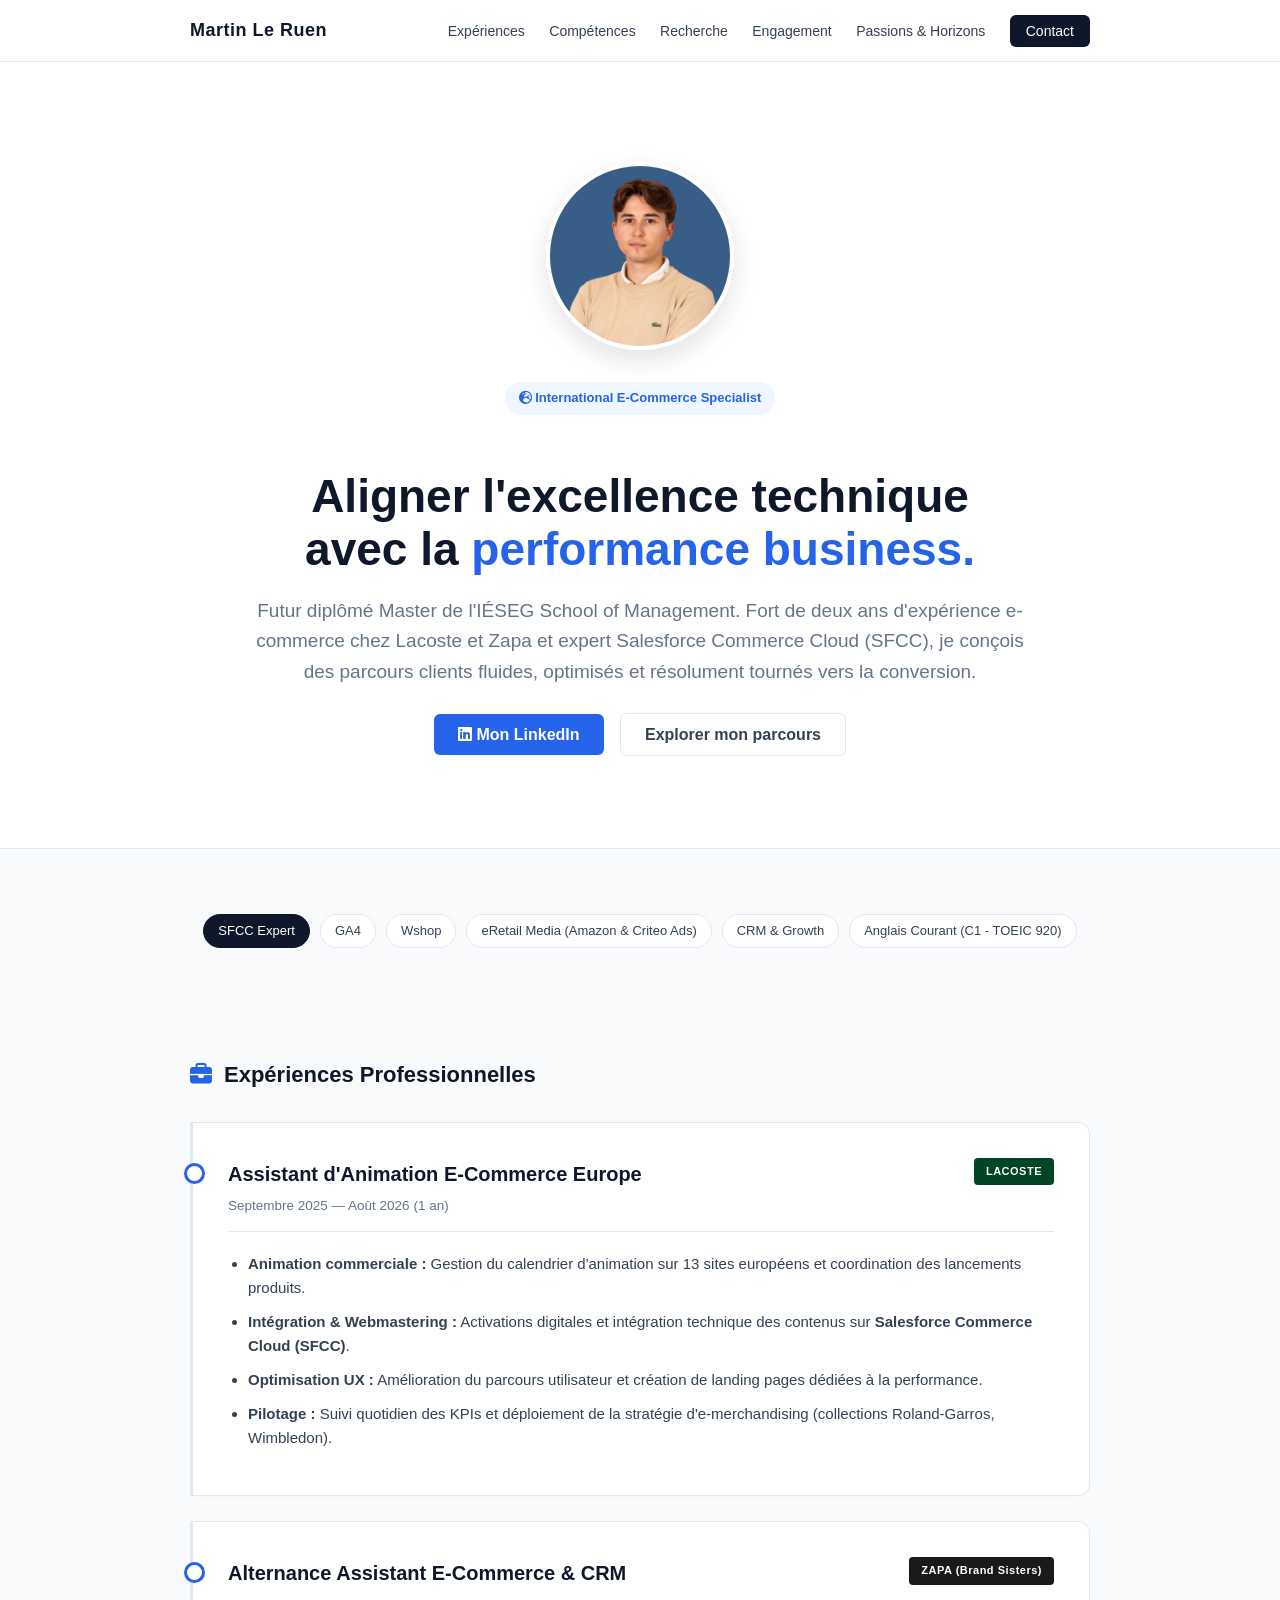
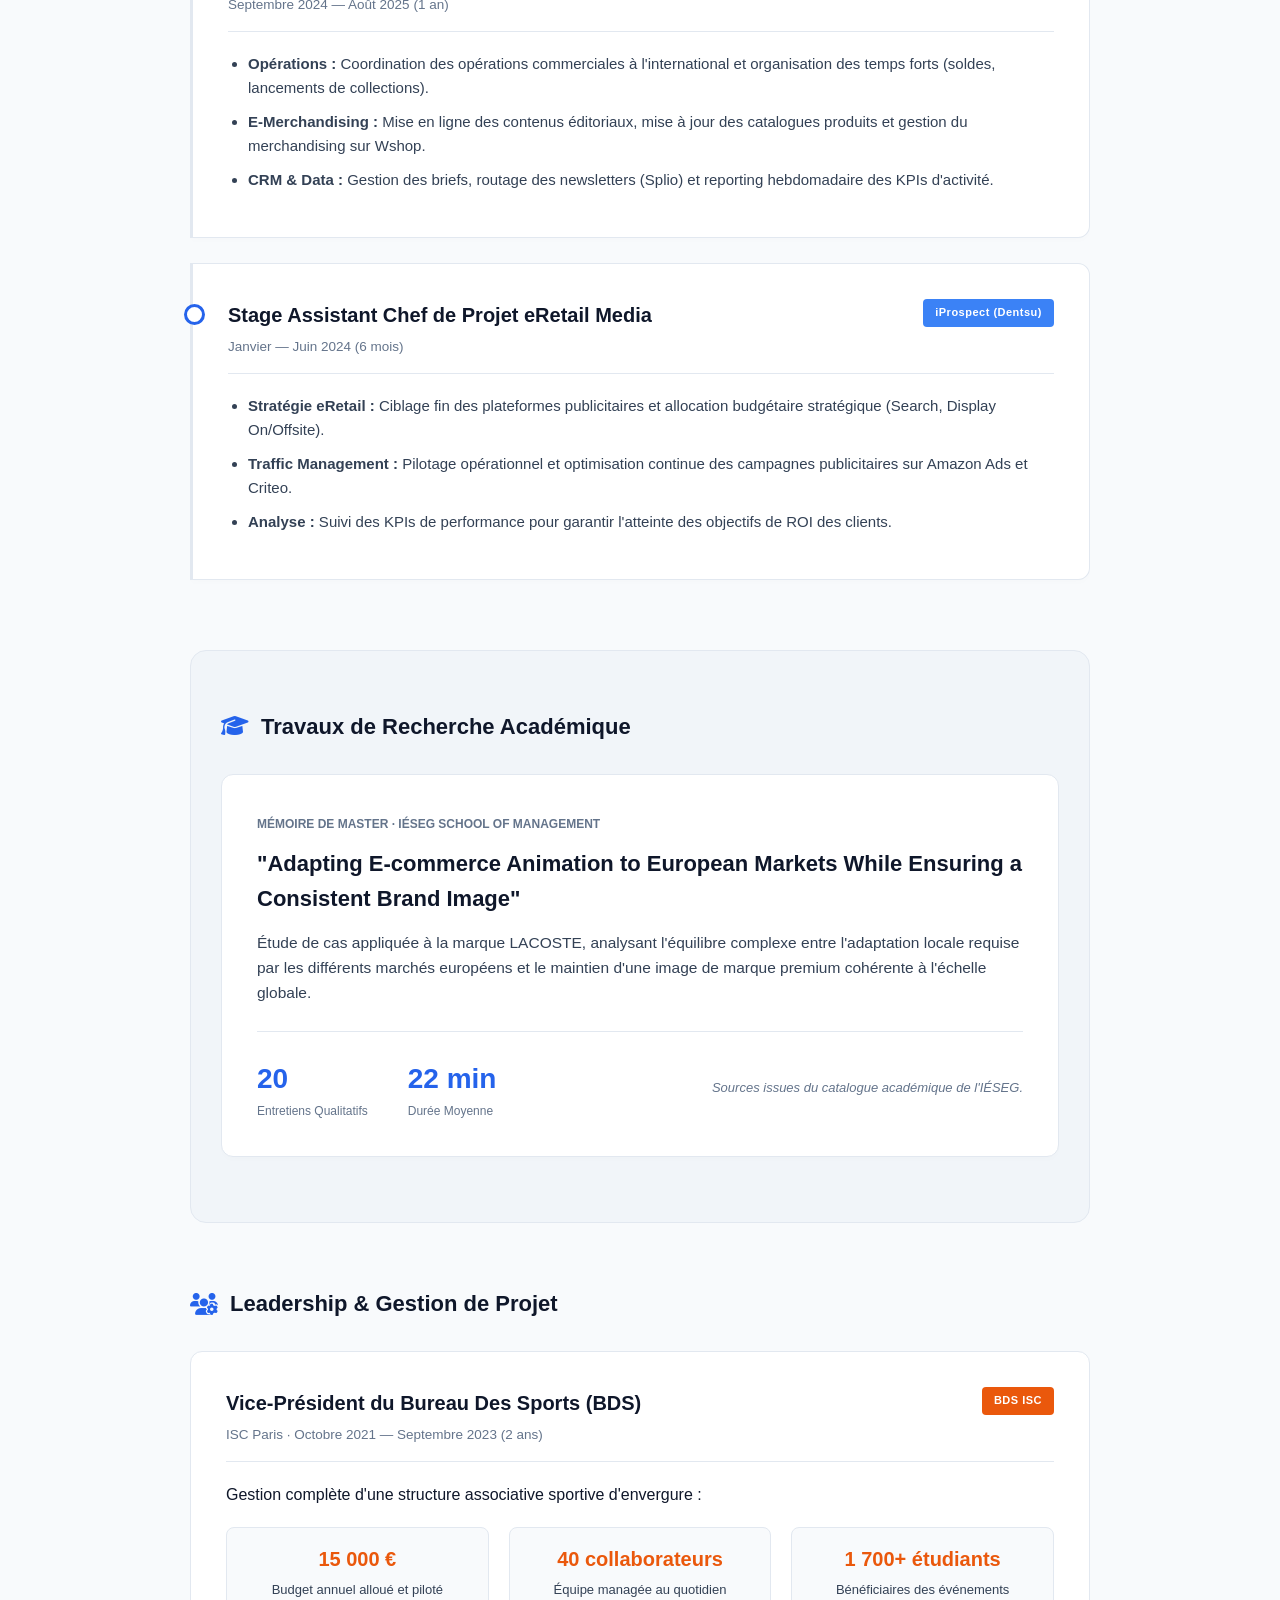
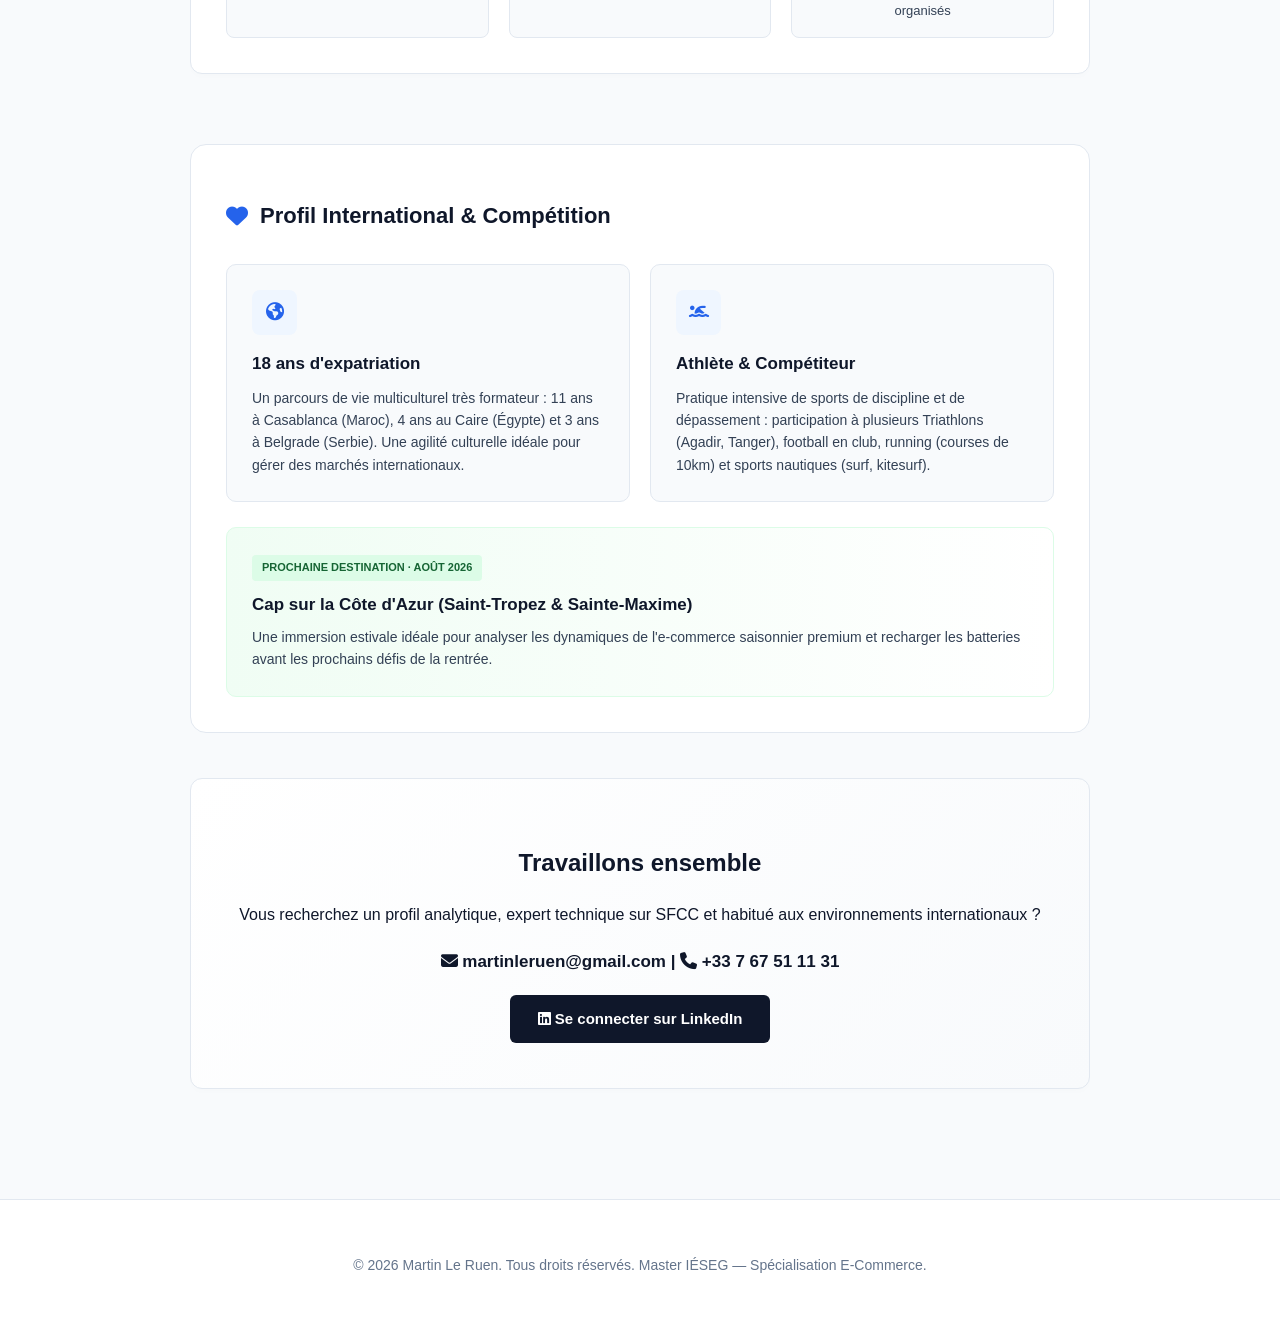
<file: index.html>
<!DOCTYPE html>
<html lang="fr">
<head>
  <meta charset="UTF-8">
  <title>Martin Le Ruen - Expert E-Commerce & Marketing Digital</title>
  <meta name="description" content="Futur diplômé de l'IÉSEG et expert SFCC avec 2 ans d'expérience e-commerce (Lacoste, Zapa).">
  <meta name="viewport" content="width=device-width, initial-scale=1.0">
  <link rel="stylesheet" href="https://cdnjs.cloudflare.com/ajax/libs/font-awesome/6.4.0/css/all.min.css">
  <link rel="stylesheet" href="style.css">
</head>
<body>

  <!-- Navigation -->
  <nav class="navbar">
    <div class="navbar-container">
      <span class="nav-brand">Martin Le Ruen</span>
      <div class="nav-links">
        <a href="#parcours">Expériences</a>
        <a href="#competences">Compétences</a>
        <a href="#recherche">Recherche</a>
        <a href="#engagement">Engagement</a>
        <a href="#passions">Passions & Horizons</a>
        <a href="#contact" class="btn-nav">Contact</a>
      </div>
    </div>
  </nav>

  <!-- Hero Section -->
  <header class="hero">
    <div class="hero-container">
      
      <!-- Bloc Photo parfaitement centré et à la bonne taille -->
      <div style="text-align: center; margin-bottom: 25px;">
        <img src="photo.jpg" alt="Martin Le Ruen" style="width: 180px; height: 180px; border-radius: 50%; object-fit: cover; border: 4px solid #FFFFFF; box-shadow: 0 10px 25px rgba(15, 23, 42, 0.12); display: inline-block;">
      </div>

      <div class="hero-badge"><i class="fas fa-globe-europe"></i> International E-Commerce Specialist</div>
      <h1>Aligner l'excellence technique<br>avec la <span class="text-blue">performance business.</span></h1>
      <p class="hero-subtitle">
        Futur diplômé Master de l'IÉSEG School of Management. Fort de deux ans d'expérience e-commerce chez Lacoste et Zapa et expert Salesforce Commerce Cloud (SFCC), je conçois des parcours clients fluides, optimisés et résolument tournés vers la conversion.
      </p>
      <div class="hero-buttons">
        <a href="https://www.linkedin.com/in/martin-le-ruen-4b249b179" target="_blank" class="btn-blue"><i class="fab fa-linkedin"></i> Mon LinkedIn</a>
        <a href="#parcours" class="btn-outline">Explorer mon parcours</a>
      </div>
    </div>
  </header>

  <!-- Contenu Principal -->
  <div class="main-container">

    <!-- Section Compétences Clés (Pills) -->
    <section id="competences" class="section-block text-center">
      <div class="skills-board">
        <span class="skill-tag active">SFCC Expert</span>
        <span class="skill-tag">GA4</span>
        <span class="skill-tag">Wshop</span>
        <span class="skill-tag">eRetail Media (Amazon & Criteo Ads)</span>
        <span class="skill-tag">CRM & Growth</span>
        <span class="skill-tag">Anglais Courant (C1 - TOEIC 920)</span>
      </div>
    </section>

    <!-- Section 1 : Parcours Professionnel (Timeline) -->
    <section id="parcours" class="section-block">
      <h2 class="section-title"><i class="fas fa-briefcase"></i> Expériences Professionnelles</h2>
      
      <!-- Poste 1 : Lacoste -->
      <div class="card-large timeline-item">
        <div class="card-header-job">
          <div>
            <h3>Assistant d'Animation E-Commerce Europe</h3>
            <p class="job-meta">Septembre 2025 — Août 2026 (1 an)</p>
          </div>
          <span class="company-tag lacoste">LACOSTE</span>
        </div>
        <ul class="job-bullets">
          <li><strong>Animation commerciale :</strong> Gestion du calendrier d'animation sur 13 sites européens et coordination des lancements produits.</li>
          <li><strong>Intégration & Webmastering :</strong> Activations digitales et intégration technique des contenus sur <strong>Salesforce Commerce Cloud (SFCC)</strong>.</li>
          <li><strong>Optimisation UX :</strong> Amélioration du parcours utilisateur et création de landing pages dédiées à la performance.</li>
          <li><strong>Pilotage :</strong> Suivi quotidien des KPIs et déploiement de la stratégie d'e-merchandising (collections Roland-Garros, Wimbledon).</li>
        </ul>
      </div>

      <!-- Poste 2 : Zapa -->
      <div class="card-large timeline-item">
        <div class="card-header-job">
          <div>
            <h3>Alternance Assistant E-Commerce & CRM</h3>
            <p class="job-meta">Septembre 2024 — Août 2025 (1 an)</p>
          </div>
          <span class="company-tag zapa">ZAPA (Brand Sisters)</span>
        </div>
        <ul class="job-bullets">
          <li><strong>Opérations :</strong> Coordination des opérations commerciales à l'international et organisation des temps forts (soldes, lancements de collections).</li>
          <li><strong>E-Merchandising :</strong> Mise en ligne des contenus éditoriaux, mise à jour des catalogues produits et gestion du merchandising sur Wshop.</li>
          <li><strong>CRM & Data :</strong> Gestion des briefs, routage des newsletters (Splio) et reporting hebdomadaire des KPIs d'activité.</li>
        </ul>
      </div>

      <!-- Poste 3 : iProspect -->
      <div class="card-large timeline-item">
        <div class="card-header-job">
          <div>
            <h3>Stage Assistant Chef de Projet eRetail Media</h3>
            <p class="job-meta">Janvier — Juin 2024 (6 mois)</p>
          </div>
          <span class="company-tag dentsu">iProspect (Dentsu)</span>
        </div>
        <ul class="job-bullets">
          <li><strong>Stratégie eRetail :</strong> Ciblage fin des plateformes publicitaires et allocation budgétaire stratégique (Search, Display On/Offsite).</li>
          <li><strong>Traffic Management :</strong> Pilotage opérationnel et optimisation continue des campagnes publicitaires sur Amazon Ads et Criteo.</li>
          <li><strong>Analyse :</strong> Suivi des KPIs de performance pour garantir l'atteinte des objectifs de ROI des clients.</li>
        </ul>
      </div>
    </section>

    <!-- Section 2 : Recherche & Mémoire de Maîtrise -->
    <section id="recherche" class="section-block bg-accent">
      <h2 class="section-title"><i class="fas fa-graduation-cap"></i> Travaux de Recherche Académique</h2>
      <div class="card-large">
        <span class="thesis-badge">Mémoire de Master · IÉSEG School of Management</span>
        <h3>"Adapting E-commerce Animation to European Markets While Ensuring a Consistent Brand Image"</h3>
        <p class="thesis-summary">
          Étude de cas appliquée à la marque LACOSTE, analysant l'équilibre complexe entre l'adaptation locale requise par les différents marchés européens et le maintien d'une image de marque premium cohérente à l'échelle globale.
        </p>
        <div class="thesis-stats">
          <div class="stat-item">
            <span class="stat-number">20</span>
            <span class="stat-label">Entretiens Qualitatifs</span>
          </div>
          <div class="stat-item">
            <span class="stat-number">22 min</span>
            <span class="stat-label">Durée Moyenne</span>
          </div>
          <div class="stat-item">
            <span class="stat-label-full">Sources issues du catalogue académique de l'IÉSEG.</span>
          </div>
        </div>
      </div>
    </section>

    <!-- Section 3 : Leadership & Engagement Associatif -->
    <section id="engagement" class="section-block">
      <h2 class="section-title"><i class="fas fa-users-cog"></i> Leadership & Gestion de Projet</h2>
      <div class="card-large highlight-bds">
        <div class="card-header-job">
          <div>
            <h3>Vice-Président du Bureau Des Sports (BDS)</h3>
            <p class="job-meta">ISC Paris · Octobre 2021 — Septembre 2023 (2 ans)</p>
          </div>
          <span class="company-tag bds">BDS ISC</span>
        </div>
        <p class="job-description">
          Gestion complète d'une structure associative sportive d'envergure :
        </p>
        <div class="grid-3 stats-bds">
          <div class="bds-stat-card">
            <h4>15 000 €</h4>
            <p>Budget annuel alloué et piloté</p>
          </div>
          <div class="bds-stat-card">
            <h4>40 collaborateurs</h4>
            <p>Équipe managée au quotidien</p>
          </div>
          <div class="bds-stat-card">
            <h4>1 700+ étudiants</h4>
            <p>Bénéficiaires des événements organisés</p>
          </div>
        </div>
      </div>
    </section>

    <!-- Section 4 : Passions & Parcours International -->
    <section id="passions" class="section-block bg-white-rounded">
      <h2 class="section-title"><i class="fas fa-heart"></i> Profil International & Compétition</h2>
      <div class="grid-2">
        <div class="card-small">
          <div class="icon-box"><i class="fas fa-globe-americas"></i></div>
          <h3>18 ans d'expatriation</h3>
          <p>Un parcours de vie multiculturel très formateur : 11 ans à Casablanca (Maroc), 4 ans au Caire (Égypte) et 3 ans à Belgrade (Serbie). Une agilité culturelle idéale pour gérer des marchés internationaux.</p>
        </div>
        <div class="card-small">
          <div class="icon-box"><i class="fas fa-swimmer"></i></div>
          <h3>Athlète & Compétiteur</h3>
          <p>Pratique intensive de sports de discipline et de dépassement : participation à plusieurs Triathlons (Agadir, Tanger), football en club, running (courses de 10km) et sports nautiques (surf, kitesurf).</p>
        </div>
      </div>

      <!-- Bloc Voyages -->
      <div class="card-travel-banner">
        <div class="travel-badge">Prochaine destination · Août 2026</div>
        <h3>Cap sur la Côte d'Azur (Saint-Tropez & Sainte-Maxime)</h3>
        <p>Une immersion estivale idéale pour analyser les dynamiques de l'e-commerce saisonnier premium et recharger les batteries avant les prochains défis de la rentrée.</p>
      </div>
    </section>

    <!-- Section 5 : Contact -->
    <section id="contact" class="section-block text-center">
      <div class="card-large contact-card">
        <h2>Travaillons ensemble</h2>
        <p>Vous recherchez un profil analytique, expert technique sur SFCC et habitué aux environnements internationaux ?</p>
        <p class="contact-info"><i class="fas fa-envelope"></i> martinleruen@gmail.com | <i class="fas fa-phone"></i> +33 7 67 51 11 31</p>
        <div class="social-grid">
          <a href="https://www.linkedin.com/in/martin-le-ruen-4b249b179" target="_blank" class="social-link"><i class="fab fa-linkedin"></i> Se connecter sur LinkedIn</a>
        </div>
      </div>
    </section>

  </div>

  <!-- Footer -->
  <footer class="main-footer">
    <p>&copy; 2026 Martin Le Ruen. Tous droits réservés. Master IÉSEG — Spécialisation E-Commerce.</p>
  </footer>

</body>
</html>
</file>
<file: style.css>
/* Variables Globales Premium */
:root {
  --navy: #0F172A;
  --tech-blue: #2563EB;
  --tech-hover: #1D4ED8;
  --text-dark: #334155;
  --text-light: #64748B;
  --bg-slate: #F8FAFC;
  --border-color: #E2E8F0;
  --font-stack: 'Helvetica Neue', Helvetica, Arial, sans-serif;
}

/* Base */
body {
  background-color: var(--bg-slate);
  color: var(--navy);
  font-family: var(--font-stack);
  font-size: 16px;
  line-height: 1.6;
  margin: 0;
  padding: 0;
}

a {
  text-decoration: none;
}

/* Navigation Navbar */
.navbar {
  background-color: #FFFFFF;
  border-bottom: 1px solid var(--border-color);
  padding: 16px 0;
  position: sticky;
  top: 0;
  z-index: 100;
}

.navbar-container {
  max-width: 900px;
  margin: 0 auto;
  padding: 0 20px;
  display: flex;
  justify-content: space-between;
  align-items: center;
}

.nav-brand {
  font-weight: 800;
  font-size: 18px;
  color: var(--navy);
  letter-spacing: 0.5px;
}

.nav-links a {
  color: var(--text-dark);
  margin-left: 20px;
  font-weight: 500;
  font-size: 14px;
  transition: color 0.2s ease;
}

.nav-links a:hover {
  color: var(--tech-blue);
}

.nav-links .btn-nav {
  background-color: var(--navy);
  color: #FFFFFF;
  padding: 8px 16px;
  border-radius: 6px;
}

.nav-links .btn-nav:hover {
  background-color: var(--tech-blue);
}

/* Hero Section */
.hero {
  background-color: #FFFFFF;
  padding: 100px 20px;
  text-align: center;
  border-bottom: 1px solid var(--border-color);
}

.hero-avatar {
  width: 95px;  /* Ajuste cette valeur si tu la veux encore plus petite */
  height: 95px; /* Garde la même valeur que le width pour que ça reste bien rond */
  border-radius: 50%; 
  object-fit: cover;  
  border: 3px solid #FFFFFF; /* Une bordure blanche un poil plus fine */
  box-shadow: 0 8px 12px -3px rgba(15, 23, 42, 0.06); 
  margin-bottom: 15px; /* Un espace un peu plus réduit en dessous */
}

.hero-container {
  max-width: 800px;
  margin: 0 auto;
}

.hero-badge {
  display: inline-block;
  background-color: #EFF6FF;
  color: var(--tech-blue);
  padding: 6px 14px;
  border-radius: 50px;
  font-size: 13px;
  font-weight: 600;
  margin-bottom: 24px;
}

.hero h1 {
  font-size: 46px;
  color: var(--navy);
  line-height: 1.15;
  margin-bottom: 20px;
  font-weight: 800;
}

.text-blue {
  color: var(--tech-blue);
}

.hero-subtitle {
  font-size: 19px;
  color: var(--text-light);
  margin-bottom: 35px;
}

/* Boutons */
.btn-blue {
  background-color: var(--tech-blue);
  color: #FFFFFF;
  padding: 12px 24px;
  border-radius: 6px;
  font-weight: 600;
  transition: background-color 0.2s ease;
}

.btn-blue:hover {
  background-color: var(--tech-hover);
}

.btn-outline {
  border: 1px solid var(--border-color);
  color: var(--text-dark);
  padding: 12px 24px;
  border-radius: 6px;
  font-weight: 600;
  margin-left: 12px;
  transition: background-color 0.2s ease;
}

.btn-outline:hover {
  background-color: var(--bg-slate);
}

/* Compétences Board */
.skills-board {
  display: flex;
  flex-wrap: wrap;
  justify-content: center;
  gap: 10px;
  margin-top: -20px;
}

.skill-tag {
  background-color: #FFFFFF;
  border: 1px solid var(--border-color);
  padding: 6px 14px;
  border-radius: 50px;
  font-size: 13px;
  font-weight: 500;
  color: var(--text-dark);
}

.skill-tag.active {
  background-color: var(--navy);
  color: #FFFFFF;
  border-color: var(--navy);
}

/* Conteneurs Layout */
.main-container {
  max-width: 900px;
  margin: 0 auto;
  padding: 40px 20px;
}

.section-block {
  padding: 45px 0;
}

.section-title {
  font-size: 22px;
  color: var(--navy);
  margin-bottom: 30px;
  display: flex;
  align-items: center;
  gap: 12px;
}

.section-title i {
  color: var(--tech-blue);
}

/* Cartes Expériences */
.card-large {
  background-color: #FFFFFF;
  border: 1px solid var(--border-color);
  border-radius: 12px;
  padding: 35px;
  box-shadow: 0 4px 6px -1px rgba(0, 0, 0, 0.01);
  margin-bottom: 25px;
}

.timeline-item {
  position: relative;
  border-left: 3px solid var(--border-color);
  border-radius: 0 12px 12px 0;
  padding-left: 35px;
}

.timeline-item::before {
  content: '';
  position: absolute;
  left: -9px;
  top: 40px;
  width: 15px;
  height: 15px;
  background-color: #FFFFFF;
  border: 3px solid var(--tech-blue);
  border-radius: 50%;
}

.card-header-job {
  display: flex;
  justify-content: space-between;
  align-items: flex-start;
  margin-bottom: 20px;
  border-bottom: 1px solid var(--border-color);
  padding-bottom: 15px;
}

.card-header-job h3 {
  margin: 0 0 5px 0;
  font-size: 20px;
  color: var(--navy);
}

.job-meta {
  margin: 0;
  font-size: 13.5px;
  color: var(--text-light);
  font-weight: 500;
}

.company-tag {
  color: #FFFFFF;
  padding: 5px 12px;
  border-radius: 4px;
  font-size: 11px;
  font-weight: 700;
  letter-spacing: 0.5px;
}

.company-tag.lacoste { background-color: #004526; }
.company-tag.zapa { background-color: #1A1A1A; }
.company-tag.dentsu { background-color: #3B82F6; }
.company-tag.bds { background-color: #EA580C; }

.job-bullets {
  padding-left: 20px;
  margin: 0;
}

.job-bullets li {
  margin-bottom: 10px;
  color: var(--text-dark);
  font-size: 15px;
}

/* Section Mémoire Thématique */
.bg-accent {
  background-color: #F1F5F9;
  padding: 40px 30px;
  border-radius: 16px;
  border: 1px solid var(--border-color);
}

.thesis-badge {
  font-size: 12px;
  text-transform: uppercase;
  color: var(--text-light);
  font-weight: 600;
}

.bg-accent h3 {
  font-size: 22px;
  margin: 10px 0 15px 0;
  color: var(--navy);
}

.thesis-summary {
  color: var(--text-dark);
  font-size: 15.5px;
  margin-bottom: 25px;
}

.thesis-stats {
  display: grid;
  grid-template-columns: auto auto 1fr;
  gap: 40px;
  align-items: center;
  border-top: 1px solid var(--border-color);
  padding-top: 25px;
}

.stat-item { display: flex; flex-direction: column; }
.stat-number { font-size: 28px; font-weight: 800; color: var(--tech-blue); }
.stat-label { font-size: 12px; color: var(--text-light); font-weight: 500; }
.stat-label-full { font-size: 13px; color: var(--text-light); font-style: italic; text-align: right; }

/* Stats BDS Custom */
.stats-bds {
  margin-top: 20px;
}

.bds-stat-card {
  background-color: var(--bg-slate);
  border: 1px solid var(--border-color);
  padding: 15px;
  border-radius: 8px;
  text-align: center;
}

.bds-stat-card h4 {
  margin: 0 0 5px 0;
  font-size: 20px;
  color: #EA580C;
  font-weight: 700;
}

.bds-stat-card p {
  margin: 0;
  font-size: 13px;
  color: var(--text-dark);
}

/* Grilles & Cartes Annexes */
.grid-2 { display: grid; grid-template-columns: 1fr 1fr; gap: 20px; }
.grid-3 { display: grid; grid-template-columns: repeat(3, 1fr); gap: 20px; }

@media (max-width: 768px) {
  .grid-3, .grid-2, .thesis-stats { grid-template-columns: 1fr; gap: 20px; }
  .stat-label-full { text-align: left; }
}

.bg-white-rounded {
  background-color: #FFFFFF;
  border: 1px solid var(--border-color);
  padding: 35px;
  border-radius: 16px;
}

.card-small {
  background-color: var(--bg-slate);
  border: 1px solid var(--border-color);
  border-radius: 10px;
  padding: 25px;
}

.icon-box {
  width: 45px;
  height: 45px;
  background-color: #EFF6FF;
  color: var(--tech-blue);
  border-radius: 8px;
  display: flex;
  align-items: center;
  justify-content: center;
  font-size: 18px;
  margin-bottom: 15px;
}

.card-small h3 { margin: 0 0 10px 0; font-size: 17px; }
.card-small p { margin: 0; font-size: 14px; color: var(--text-dark); }

/* Bannière Voyage */
.card-travel-banner {
  margin-top: 25px;
  background: linear-gradient(to right, #F0FDF4, #FFFFFF);
  border: 1px solid #DCFCE7;
  padding: 25px;
  border-radius: 10px;
}

.travel-badge {
  display: inline-block;
  font-size: 11px;
  text-transform: uppercase;
  background-color: #DCFCE7;
  color: #166534;
  padding: 4px 10px;
  border-radius: 4px;
  font-weight: 600;
  margin-bottom: 10px;
}

.card-travel-banner h3 { margin: 0 0 8px 0; font-size: 17px; color: var(--navy); }
.card-travel-banner p { margin: 0; font-size: 14px; color: var(--text-dark); }

/* Contact Card Section */
.contact-card {
  background: linear-gradient(135deg, #FFFFFF 0%, #F8FAFC 100%);
  padding: 45px;
}

.contact-info {
  font-size: 17px;
  font-weight: 600;
  color: var(--navy);
  margin: 20px 0;
}

.social-grid { display: flex; justify-content: center; margin-top: 20px; }
.social-link {
  background-color: var(--navy);
  color: #FFFFFF;
  padding: 12px 28px;
  border-radius: 6px;
  font-weight: 600;
  font-size: 15px;
  transition: background-color 0.2s ease;
}

.social-link:hover { background-color: var(--tech-blue); }

.text-center { text-align: center; }

/* Main Footer */
.main-footer {
  text-align: center;
  padding: 40px 20px;
  border-top: 1px solid var(--border-color);
  background-color: #FFFFFF;
  font-size: 14px;
  color: var(--text-light);
}
</file>
